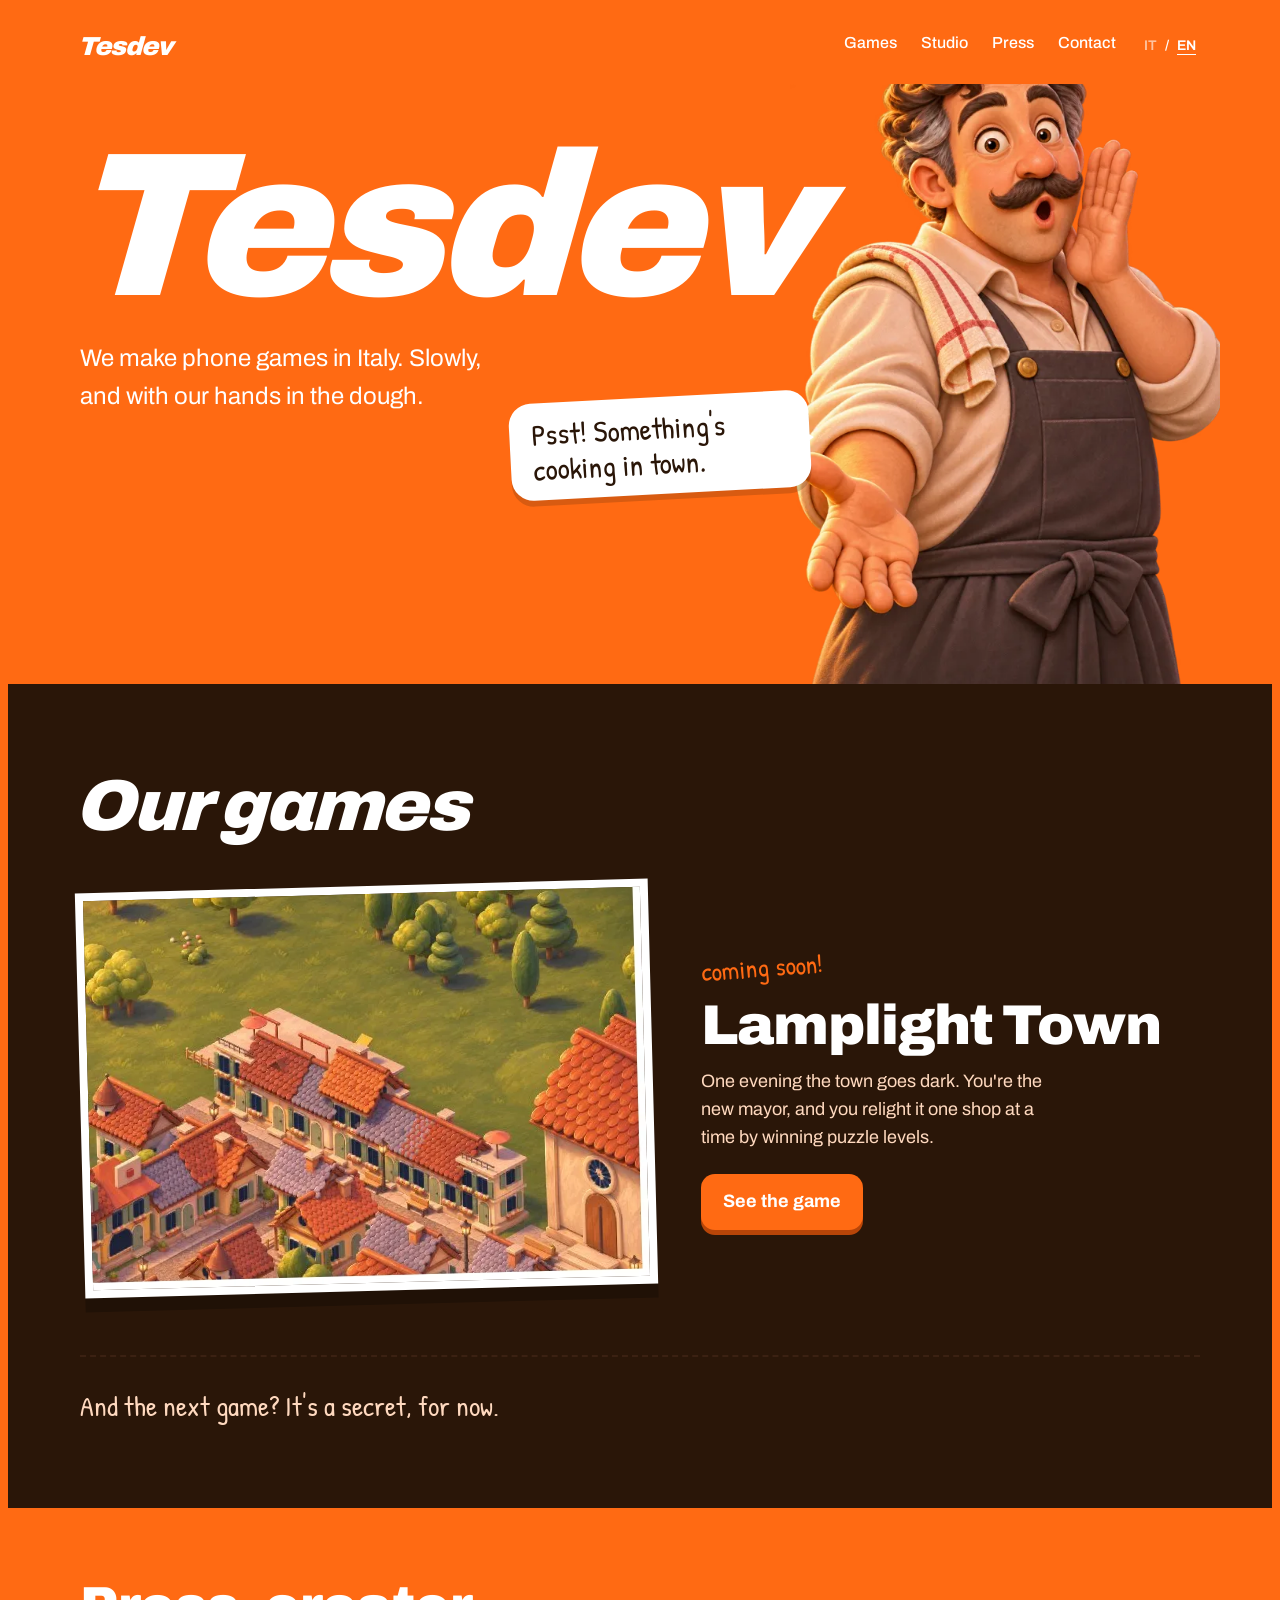
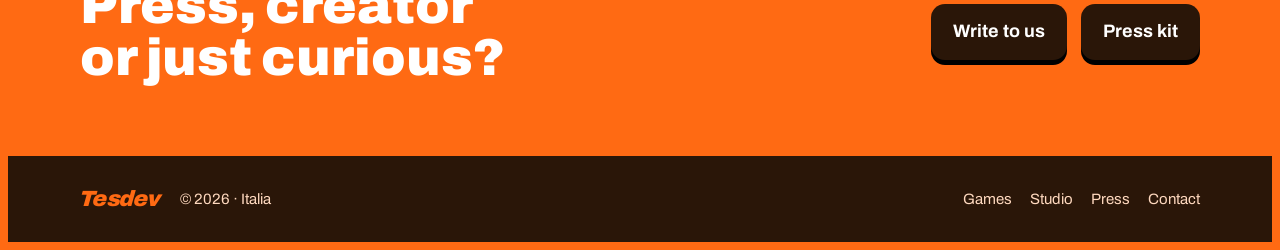
<file: index.html>
<!doctype html>
<html lang="it">
<head>
<meta charset="utf-8">
<title>Tesdev · giochi per telefono, fatti in Italia</title>
<meta name="description" content="Tesdev è un piccolo studio italiano che fa giochi per telefono. Il primo è Lamplight Town.">
<meta name="viewport" content="width=device-width, initial-scale=1, viewport-fit=cover">
<link rel="icon" href="img/tesdev_simbolo.svg">
<meta property="og:title" content="Tesdev · giochi per telefono, fatti in Italia"><meta property="og:description" content="Tesdev è un piccolo studio italiano che fa giochi per telefono. Il primo è Lamplight Town."><meta property="og:image" content="img/og.jpg">
<link rel="stylesheet" href="https://fonts.googleapis.com/css2?family=Archivo:ital,wght@0,400;0,500;0,600;0,700;0,800;0,900;1,900&family=Patrick+Hand&display=swap">
<link rel="stylesheet" href="style.css">
</head>
<body data-page="home">
<header><div class="w">
 <a class="logo mk" href="index.html">Tesdev</a>
 <nav>
  <a href="index.html#giochi" data-nav="giochi lamplight-town"><span data-l="it">Giochi</span><span data-l="en">Games</span></a>
  <a href="studio.html" data-nav="studio">Studio</a>
  <a href="stampa.html" data-nav="stampa"><span data-l="it">Stampa</span><span data-l="en">Press</span></a>
  <a href="contatti.html" data-nav="contatti"><span data-l="it">Contatti</span><span data-l="en">Contact</span></a>
 </nav>
 <div class="lang" role="group" aria-label="Lingua"><button id="b-it" aria-pressed="true">IT</button>/<button id="b-en" aria-pressed="false">EN</button></div>
</div></header>
<main>
 <div class="w stage">
  <h1 class="mk big">Tesdev</h1>
  <p class="line"><span data-l="it">Facciamo giochi per telefono, in Italia. Con calma, e con le mani in pasta.</span><span data-l="en">We make phone games in Italy. Slowly, and with our hands in the dough.</span></p>
  <div class="bubble"><span data-l="it">Psst! In paese stiamo preparando qualcosa.</span><span data-l="en">Psst! Something's cooking in town.</span></div>
  <img class="mascot" src="img/b1.webp" alt="Il barista di Lamplight Town">
 </div>
 <div class="dark" id="giochi"><div class="w">
  <h2 class="h2"><span data-l="it">I nostri giochi</span><span data-l="en">Our games</span></h2>
  <a class="game-row" href="lamplight-town.html">
   <img class="photo" src="img/t1.webp" alt="Il centro di Lamplight Town al tramonto">
   <div>
    <div class="note"><span data-l="it">in arrivo!</span><span data-l="en">coming soon!</span></div>
    <h3>Lamplight Town</h3>
    <p><span data-l="it">Una sera il paese si spegne. Tu sei il nuovo sindaco e lo riaccendi un negozio alla volta, vincendo livelli rompicapo.</span><span data-l="en">One evening the town goes dark. You're the new mayor, and you relight it one shop at a time by winning puzzle levels.</span></p>
    <span class="go"><span data-l="it">Vai al gioco</span><span data-l="en">See the game</span></span>
   </div>
  </a>
  <div class="next"><span data-l="it">E il prossimo gioco? Per ora è un segreto.</span><span data-l="en">And the next game? It's a secret, for now.</span></div>
 </div></div>
 <div class="end"><div class="w">
  <h2><span data-l="it">Giornalista, creator o solo curioso?</span><span data-l="en">Press, creator or just curious?</span></h2>
  <div style="display:flex;gap:14px;flex-wrap:wrap"><a class="go dk" href="contatti.html"><span data-l="it">Scrivici</span><span data-l="en">Write to us</span></a><a class="go dk" href="stampa.html"><span data-l="it">Materiale stampa</span><span data-l="en">Press kit</span></a></div>
 </div></div></main>
<footer><div class="w"><span class="mk">Tesdev</span><span>© 2026 · Italia</span>
 <div class="links"><a href="index.html#giochi"><span data-l="it">Giochi</span><span data-l="en">Games</span></a><a href="studio.html">Studio</a><a href="stampa.html"><span data-l="it">Stampa</span><span data-l="en">Press</span></a><a href="contatti.html"><span data-l="it">Contatti</span><span data-l="en">Contact</span></a></div></div></footer>
<script src="site.js"></script>
</body>
</html>
</file>
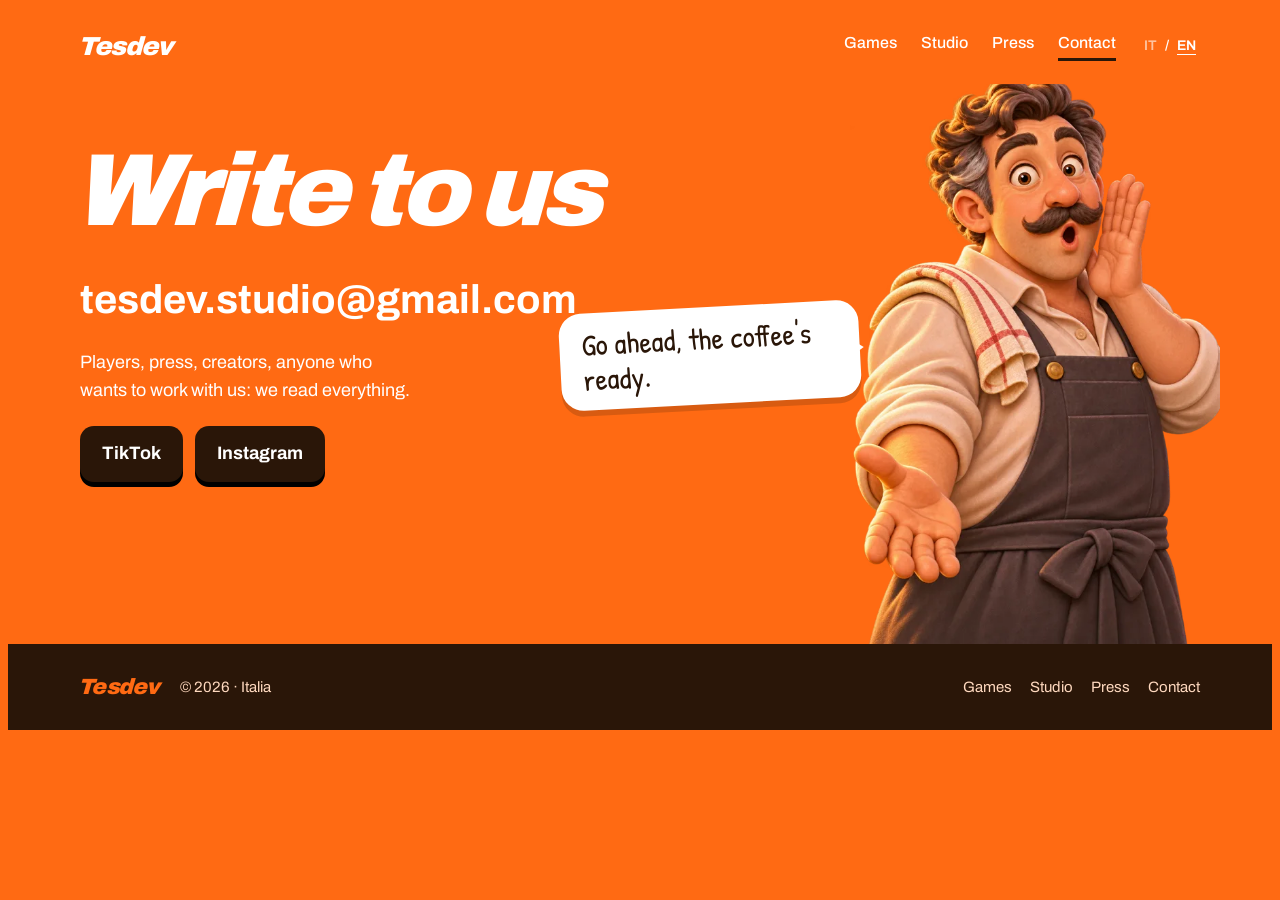
<file: contatti.html>
<!doctype html>
<html lang="it">
<head>
<meta charset="utf-8">
<title>Contatti · Tesdev</title>
<meta name="description" content="Scrivi a Tesdev: tesdev.studio@gmail.com">
<meta name="viewport" content="width=device-width, initial-scale=1, viewport-fit=cover">
<link rel="icon" href="img/tesdev_simbolo.svg">
<meta property="og:title" content="Contatti · Tesdev"><meta property="og:description" content="Scrivi a Tesdev: tesdev.studio@gmail.com"><meta property="og:image" content="img/og.jpg">
<link rel="stylesheet" href="https://fonts.googleapis.com/css2?family=Archivo:ital,wght@0,400;0,500;0,600;0,700;0,800;0,900;1,900&family=Patrick+Hand&display=swap">
<link rel="stylesheet" href="style.css">
</head>
<body data-page="contatti">
<header><div class="w">
 <a class="logo mk" href="index.html">Tesdev</a>
 <nav>
  <a href="index.html#giochi" data-nav="giochi lamplight-town"><span data-l="it">Giochi</span><span data-l="en">Games</span></a>
  <a href="studio.html" data-nav="studio">Studio</a>
  <a href="stampa.html" data-nav="stampa"><span data-l="it">Stampa</span><span data-l="en">Press</span></a>
  <a href="contatti.html" data-nav="contatti"><span data-l="it">Contatti</span><span data-l="en">Contact</span></a>
 </nav>
 <div class="lang" role="group" aria-label="Lingua"><button id="b-it" aria-pressed="true">IT</button>/<button id="b-en" aria-pressed="false">EN</button></div>
</div></header>
<main>
 <div class="w contact">
  <h1><span data-l="it">Scrivici</span><span data-l="en">Write to us</span></h1>
  <div class="mail">tesdev.studio@gmail.com</div>
  <p><span data-l="it">Giocatori, giornalisti, creator, chi vuole collaborare: leggiamo tutto.</span><span data-l="en">Players, press, creators, anyone who wants to work with us: we read everything.</span></p>
  <div class="soc"><a class="go dk" href="https://www.tiktok.com/@tesdev_studio">TikTok</a><a class="go dk" href="https://www.instagram.com/tesdev_studio">Instagram</a></div>
  <div class="bubble"><span data-l="it">Scrivi pure, il caffè è già pronto.</span><span data-l="en">Go ahead, the coffee's ready.</span></div>
  <img class="mascot" src="img/b1.webp" alt="">
 </div></main>
<footer><div class="w"><span class="mk">Tesdev</span><span>© 2026 · Italia</span>
 <div class="links"><a href="index.html#giochi"><span data-l="it">Giochi</span><span data-l="en">Games</span></a><a href="studio.html">Studio</a><a href="stampa.html"><span data-l="it">Stampa</span><span data-l="en">Press</span></a><a href="contatti.html"><span data-l="it">Contatti</span><span data-l="en">Contact</span></a></div></div></footer>
<script src="site.js"></script>
</body>
</html>
</file>
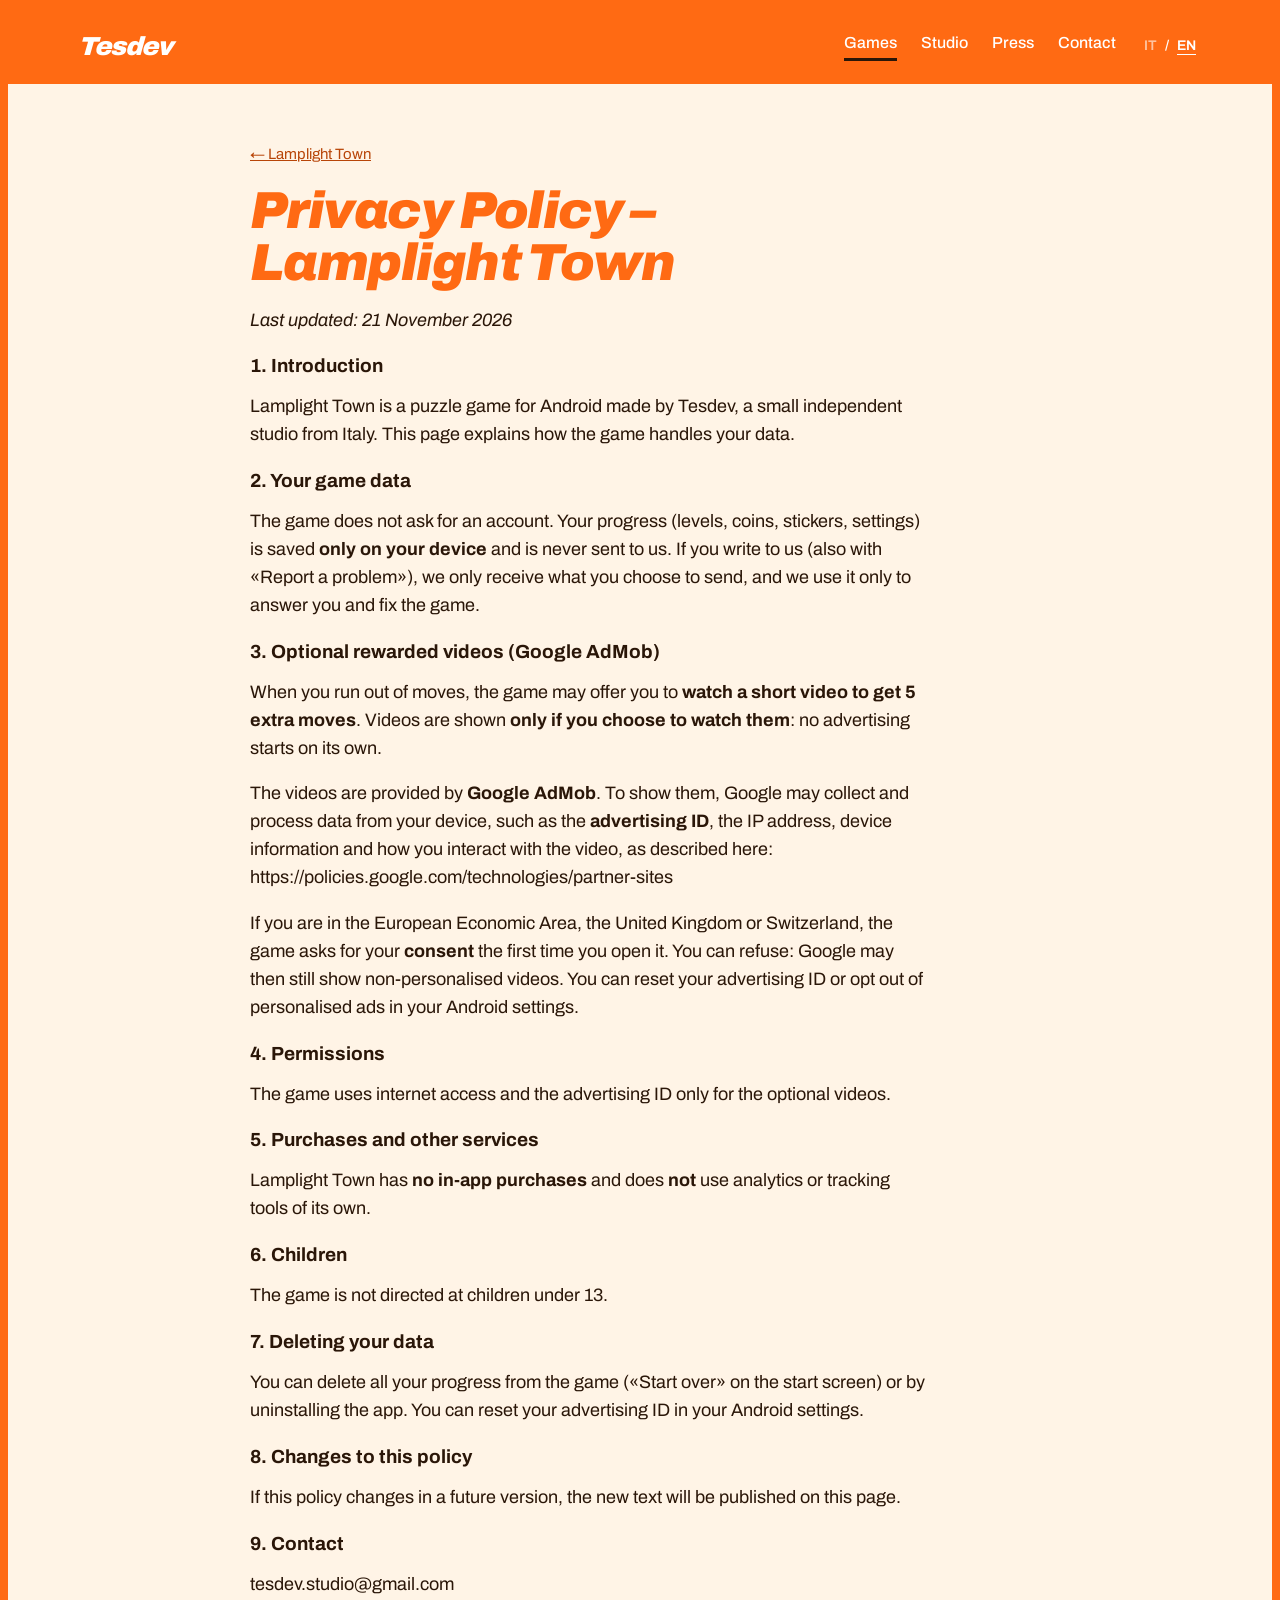
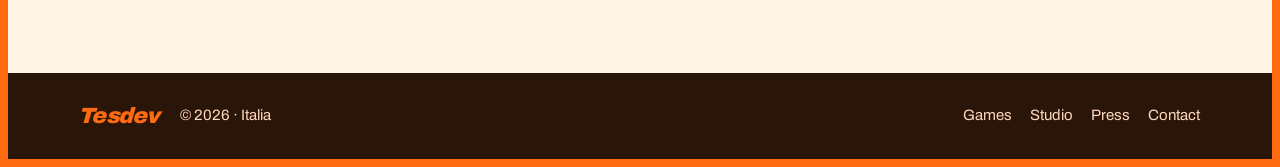
<file: lamplight-town-privacy.html>
<!doctype html>
<html lang="it">
<head>
<meta charset="utf-8">
<title>Privacy · Lamplight Town</title>
<meta name="description" content="Privacy · Lamplight Town">
<meta name="viewport" content="width=device-width, initial-scale=1, viewport-fit=cover">
<link rel="icon" href="img/tesdev_simbolo.svg">
<meta property="og:title" content="Privacy · Lamplight Town"><meta property="og:description" content="Privacy · Lamplight Town"><meta property="og:image" content="img/og.jpg">
<link rel="stylesheet" href="https://fonts.googleapis.com/css2?family=Archivo:ital,wght@0,400;0,500;0,600;0,700;0,800;0,900;1,900&family=Patrick+Hand&display=swap">
<link rel="stylesheet" href="style.css">
</head>
<body data-page="lamplight-town">
<header><div class="w">
 <a class="logo mk" href="index.html">Tesdev</a>
 <nav>
  <a href="index.html#giochi" data-nav="giochi lamplight-town"><span data-l="it">Giochi</span><span data-l="en">Games</span></a>
  <a href="studio.html" data-nav="studio">Studio</a>
  <a href="stampa.html" data-nav="stampa"><span data-l="it">Stampa</span><span data-l="en">Press</span></a>
  <a href="contatti.html" data-nav="contatti"><span data-l="it">Contatti</span><span data-l="en">Contact</span></a>
 </nav>
 <div class="lang" role="group" aria-label="Lingua"><button id="b-it" aria-pressed="true">IT</button>/<button id="b-en" aria-pressed="false">EN</button></div>
</div></header>
<main><div class="legal"><div class="w"><a class="back" href="lamplight-town.html">← Lamplight Town</a><h1>Privacy Policy – Lamplight Town</h1><div data-l="en"><p><em>Last updated: 21 November 2026</em></p>

<h3>1. Introduction</h3>
<p>Lamplight Town is a puzzle game for Android made by Tesdev, a small independent studio from Italy. This page explains how the game handles your data.</p>
<h3>2. Your game data</h3>
<p>The game does not ask for an account. Your progress (levels, coins, stickers, settings) is saved <strong>only on your device</strong> and is never sent to us. If you write to us (also with «Report a problem»), we only receive what you choose to send, and we use it only to answer you and fix the game.</p>
<h3>3. Optional rewarded videos (Google AdMob)</h3>
<p>When you run out of moves, the game may offer you to <strong>watch a short video to get 5 extra moves</strong>. Videos are shown <strong>only if you choose to watch them</strong>: no advertising starts on its own.</p>
<p>The videos are provided by <strong>Google AdMob</strong>. To show them, Google may collect and process data from your device, such as the <strong>advertising ID</strong>, the IP address, device information and how you interact with the video, as described here: https://policies.google.com/technologies/partner-sites</p>
<p>If you are in the European Economic Area, the United Kingdom or Switzerland, the game asks for your <strong>consent</strong> the first time you open it. You can refuse: Google may then still show non-personalised videos. You can reset your advertising ID or opt out of personalised ads in your Android settings.</p>
<h3>4. Permissions</h3>
<p>The game uses internet access and the advertising ID only for the optional videos.</p>
<h3>5. Purchases and other services</h3>
<p>Lamplight Town has <strong>no in-app purchases</strong> and does <strong>not</strong> use analytics or tracking tools of its own.</p>
<h3>6. Children</h3>
<p>The game is not directed at children under 13.</p>
<h3>7. Deleting your data</h3>
<p>You can delete all your progress from the game («Start over» on the start screen) or by uninstalling the app. You can reset your advertising ID in your Android settings.</p>
<h3>8. Changes to this policy</h3>
<p>If this policy changes in a future version, the new text will be published on this page.</p>
<h3>9. Contact</h3>
<p>tesdev.studio@gmail.com</p></div><div data-l="it">
<h3>1. Introduzione</h3>
<p>Lamplight Town è un gioco rompicapo per Android di Tesdev, un piccolo studio indipendente italiano. Questa pagina spiega come il gioco tratta i tuoi dati.</p>
<h3>2. I dati del gioco</h3>
<p>Il gioco non chiede un account. I tuoi progressi (livelli, monete, figurine, impostazioni) sono salvati <strong>solo sul tuo telefono</strong> e non ci vengono mai inviati. Se ci scrivi (anche con «Segnala un problema»), riceviamo solo quello che scegli di mandarci e lo usiamo solo per risponderti e correggere il gioco.</p>
<h3>3. Video facoltativi con premio (Google AdMob)</h3>
<p>Quando finisci le mosse, il gioco può proporti di <strong>guardare un breve video per avere 5 mosse in più</strong>. I video si vedono <strong>solo se scegli di guardarli</strong>: nessuna pubblicità parte da sola.</p>
<p>I video sono forniti da <strong>Google AdMob</strong>. Per mostrarli Google può raccogliere e trattare dati del tuo dispositivo, come l'<strong>ID pubblicità</strong>, l'indirizzo IP, informazioni sul dispositivo e come interagisci con il video, come spiegato qui: https://policies.google.com/technologies/partner-sites</p>
<p>Se ti trovi nello Spazio economico europeo, nel Regno Unito o in Svizzera, il gioco ti chiede il <strong>consenso</strong> la prima volta che lo apri. Puoi rifiutare: Google può comunque mostrare video non personalizzati. Puoi reimpostare l'ID pubblicità o rinunciare agli annunci personalizzati nelle impostazioni di Android.</p>
<h3>4. Permessi</h3>
<p>Il gioco usa internet e l'ID pubblicità solo per i video facoltativi.</p>
<h3>5. Acquisti e altri servizi</h3>
<p>Lamplight Town <strong>non ha acquisti nell'app</strong> e <strong>non</strong> usa strumenti propri di analisi o di tracciamento.</p>
<h3>6. Minori</h3>
<p>Il gioco non è rivolto ai minori di 13 anni.</p>
<h3>7. Cancellare i dati</h3>
<p>Puoi cancellare tutti i progressi dal gioco («Ricomincia da zero» nella schermata iniziale) o disinstallando l'app. Puoi reimpostare l'ID pubblicità nelle impostazioni di Android.</p>
<h3>8. Modifiche</h3>
<p>Se in una versione futura questa informativa cambia, il nuovo testo sarà pubblicato su questa pagina.</p>
<h3>9. Contatti</h3>
<p>tesdev.studio@gmail.com</p></div></div></div></main>
<footer><div class="w"><span class="mk">Tesdev</span><span>© 2026 · Italia</span>
 <div class="links"><a href="index.html#giochi"><span data-l="it">Giochi</span><span data-l="en">Games</span></a><a href="studio.html">Studio</a><a href="stampa.html"><span data-l="it">Stampa</span><span data-l="en">Press</span></a><a href="contatti.html"><span data-l="it">Contatti</span><span data-l="en">Contact</span></a></div></div></footer>
<script src="site.js"></script>
</body>
</html>
</file>
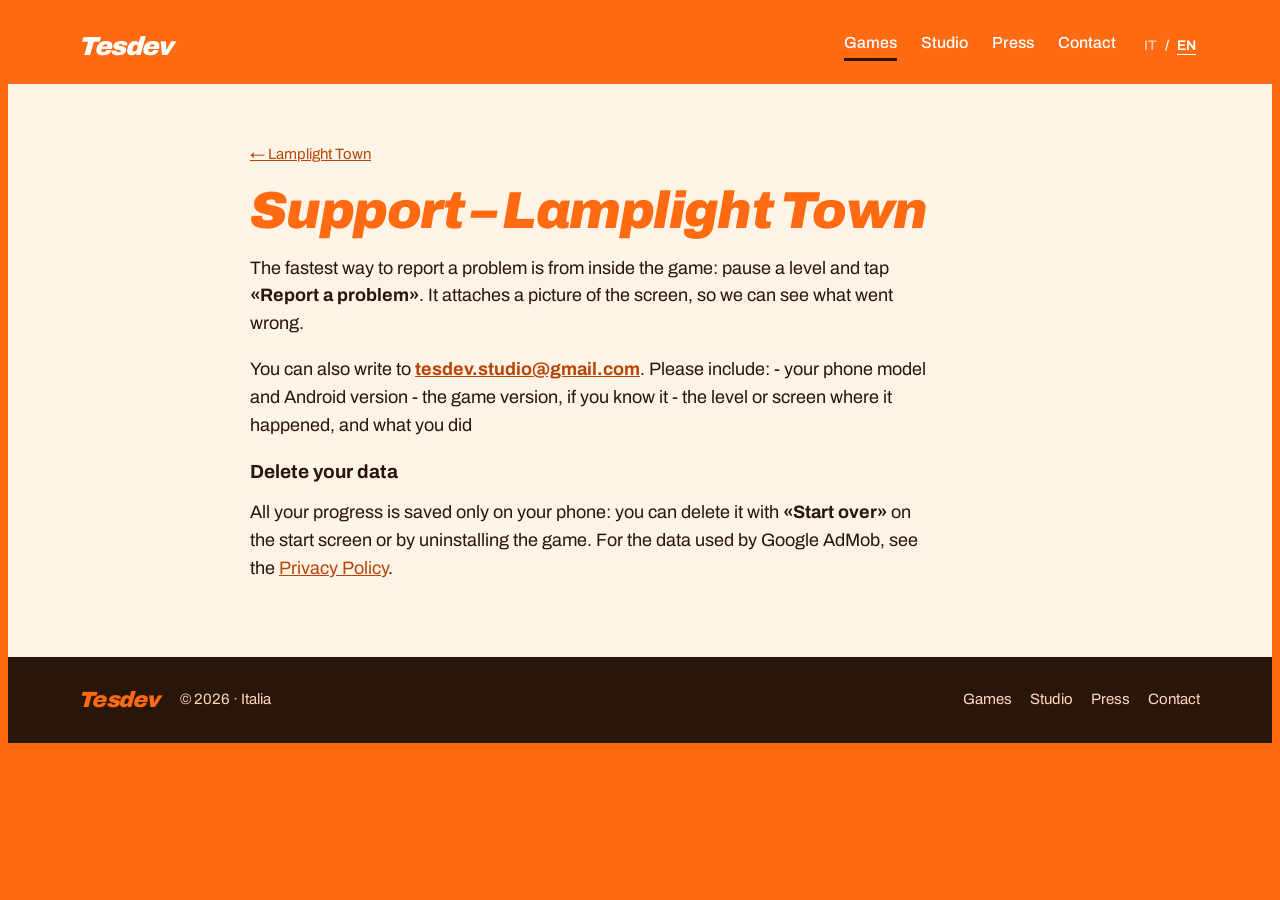
<file: lamplight-town-supporto.html>
<!doctype html>
<html lang="it">
<head>
<meta charset="utf-8">
<title>Supporto · Lamplight Town</title>
<meta name="description" content="Supporto · Lamplight Town">
<meta name="viewport" content="width=device-width, initial-scale=1, viewport-fit=cover">
<link rel="icon" href="img/tesdev_simbolo.svg">
<meta property="og:title" content="Supporto · Lamplight Town"><meta property="og:description" content="Supporto · Lamplight Town"><meta property="og:image" content="img/og.jpg">
<link rel="stylesheet" href="https://fonts.googleapis.com/css2?family=Archivo:ital,wght@0,400;0,500;0,600;0,700;0,800;0,900;1,900&family=Patrick+Hand&display=swap">
<link rel="stylesheet" href="style.css">
</head>
<body data-page="lamplight-town">
<header><div class="w">
 <a class="logo mk" href="index.html">Tesdev</a>
 <nav>
  <a href="index.html#giochi" data-nav="giochi lamplight-town"><span data-l="it">Giochi</span><span data-l="en">Games</span></a>
  <a href="studio.html" data-nav="studio">Studio</a>
  <a href="stampa.html" data-nav="stampa"><span data-l="it">Stampa</span><span data-l="en">Press</span></a>
  <a href="contatti.html" data-nav="contatti"><span data-l="it">Contatti</span><span data-l="en">Contact</span></a>
 </nav>
 <div class="lang" role="group" aria-label="Lingua"><button id="b-it" aria-pressed="true">IT</button>/<button id="b-en" aria-pressed="false">EN</button></div>
</div></header>
<main><div class="legal"><div class="w"><a class="back" href="lamplight-town.html">← Lamplight Town</a><h1>Support – Lamplight Town</h1><div data-l="en">
<p>The fastest way to report a problem is from inside the game: pause a level and tap <strong>«Report a problem»</strong>. It attaches a picture of the screen, so we can see what went wrong.</p>
<p>You can also write to <strong><a href="mailto:tesdev.studio@gmail.com">tesdev.studio@gmail.com</a></strong>. Please include:
- your phone model and Android version
- the game version, if you know it
- the level or screen where it happened, and what you did</p>
<h3>Delete your data</h3>
<p>All your progress is saved only on your phone: you can delete it with <strong>«Start over»</strong> on the start screen or by uninstalling the game. For the data used by Google AdMob, see the <a href="lamplight-town-privacy.html">Privacy Policy</a>.</p></div><div data-l="it">
<p>Il modo più veloce per segnalare un problema è dal gioco: metti in pausa un livello e tocca <strong>«Segnala un problema»</strong>. Allega una foto dello schermo, così vediamo cosa è successo.</p>
<p>Puoi anche scrivere a <strong><a href="mailto:tesdev.studio@gmail.com">tesdev.studio@gmail.com</a></strong>. Indica:
- modello del telefono e versione di Android
- la versione del gioco, se la conosci
- il livello o la schermata, e cosa stavi facendo</p>
<h3>Cancellare i dati</h3>
<p>I progressi sono salvati solo sul tuo telefono: puoi cancellarli con <strong>«Ricomincia da zero»</strong> nella schermata iniziale o disinstallando il gioco. Per i dati usati da Google AdMob vedi l'<a href="lamplight-town-privacy.html">Informativa sulla privacy</a>.</p></div></div></div></main>
<footer><div class="w"><span class="mk">Tesdev</span><span>© 2026 · Italia</span>
 <div class="links"><a href="index.html#giochi"><span data-l="it">Giochi</span><span data-l="en">Games</span></a><a href="studio.html">Studio</a><a href="stampa.html"><span data-l="it">Stampa</span><span data-l="en">Press</span></a><a href="contatti.html"><span data-l="it">Contatti</span><span data-l="en">Contact</span></a></div></div></footer>
<script src="site.js"></script>
</body>
</html>
</file>
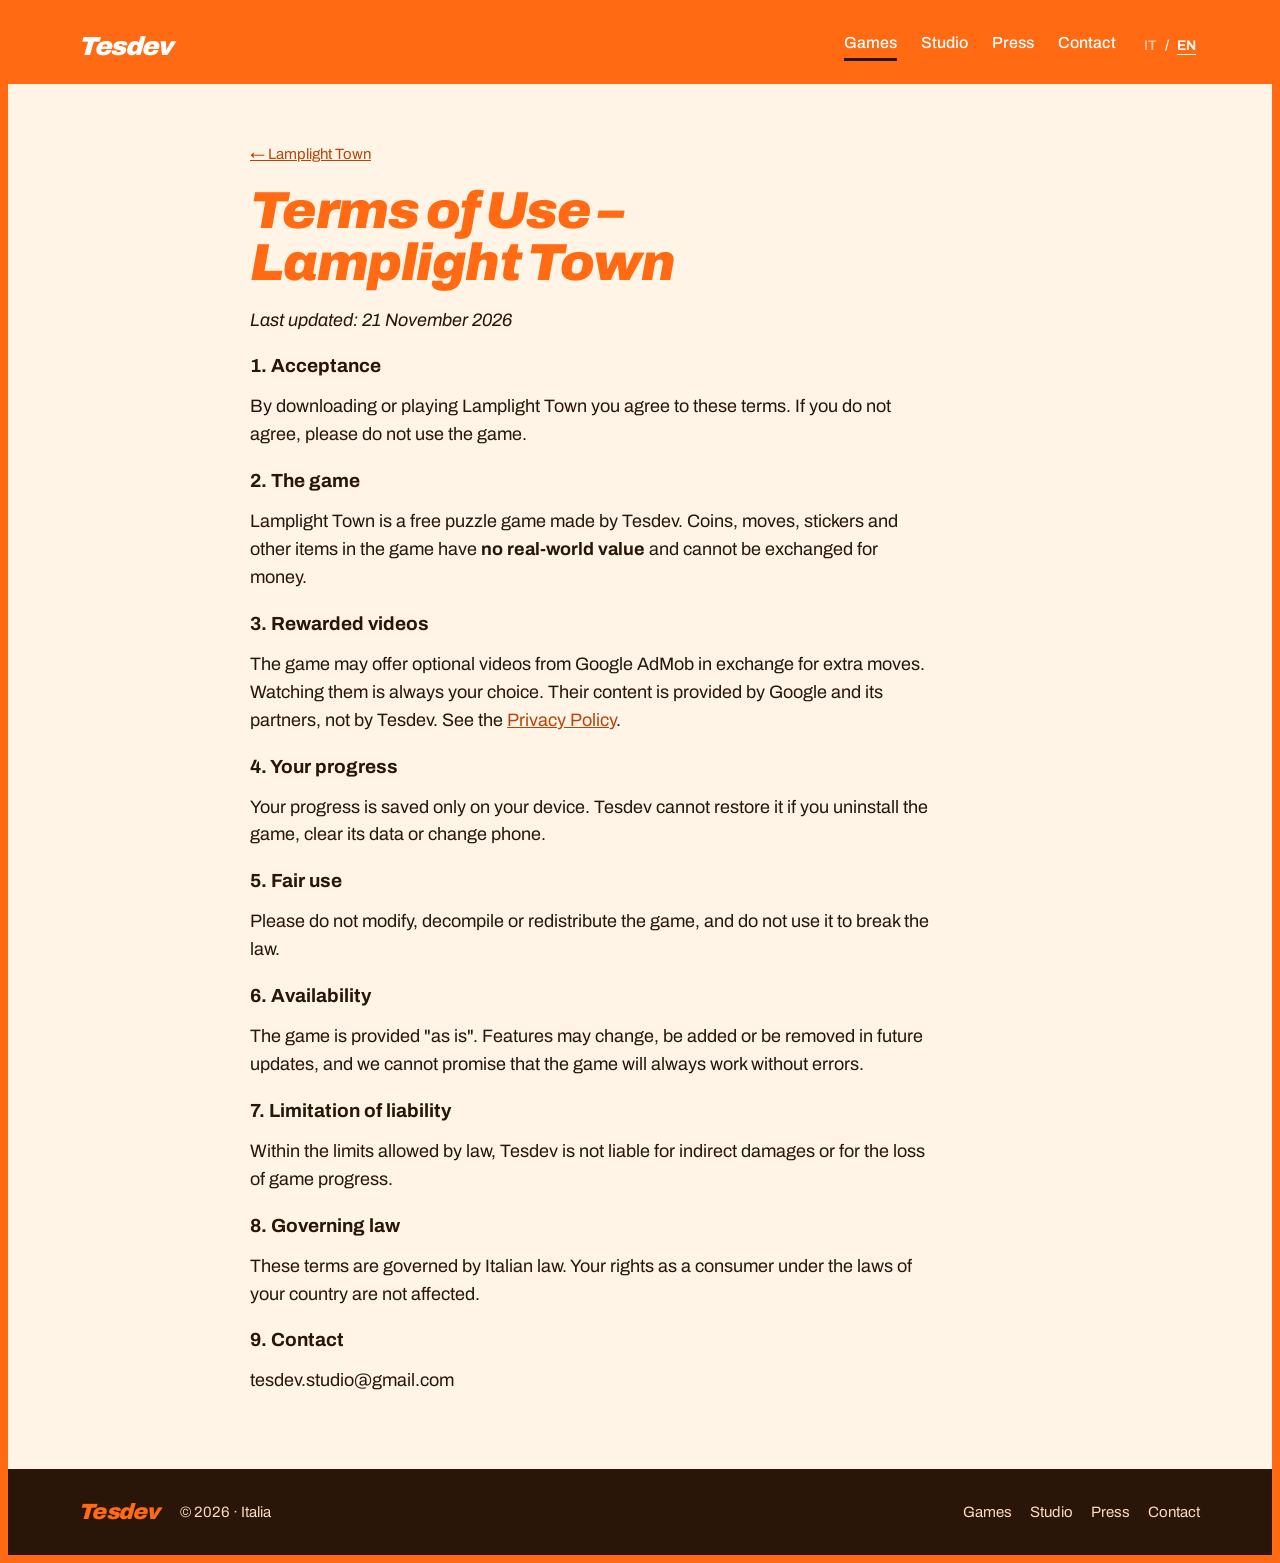
<file: lamplight-town-termini.html>
<!doctype html>
<html lang="it">
<head>
<meta charset="utf-8">
<title>Termini d'uso · Lamplight Town</title>
<meta name="description" content="Termini d'uso · Lamplight Town">
<meta name="viewport" content="width=device-width, initial-scale=1, viewport-fit=cover">
<link rel="icon" href="img/tesdev_simbolo.svg">
<meta property="og:title" content="Termini d'uso · Lamplight Town"><meta property="og:description" content="Termini d'uso · Lamplight Town"><meta property="og:image" content="img/og.jpg">
<link rel="stylesheet" href="https://fonts.googleapis.com/css2?family=Archivo:ital,wght@0,400;0,500;0,600;0,700;0,800;0,900;1,900&family=Patrick+Hand&display=swap">
<link rel="stylesheet" href="style.css">
</head>
<body data-page="lamplight-town">
<header><div class="w">
 <a class="logo mk" href="index.html">Tesdev</a>
 <nav>
  <a href="index.html#giochi" data-nav="giochi lamplight-town"><span data-l="it">Giochi</span><span data-l="en">Games</span></a>
  <a href="studio.html" data-nav="studio">Studio</a>
  <a href="stampa.html" data-nav="stampa"><span data-l="it">Stampa</span><span data-l="en">Press</span></a>
  <a href="contatti.html" data-nav="contatti"><span data-l="it">Contatti</span><span data-l="en">Contact</span></a>
 </nav>
 <div class="lang" role="group" aria-label="Lingua"><button id="b-it" aria-pressed="true">IT</button>/<button id="b-en" aria-pressed="false">EN</button></div>
</div></header>
<main><div class="legal"><div class="w"><a class="back" href="lamplight-town.html">← Lamplight Town</a><h1>Terms of Use – Lamplight Town</h1><div data-l="en"><p><em>Last updated: 21 November 2026</em></p>

<h3>1. Acceptance</h3>
<p>By downloading or playing Lamplight Town you agree to these terms. If you do not agree, please do not use the game.</p>
<h3>2. The game</h3>
<p>Lamplight Town is a free puzzle game made by Tesdev. Coins, moves, stickers and other items in the game have <strong>no real-world value</strong> and cannot be exchanged for money.</p>
<h3>3. Rewarded videos</h3>
<p>The game may offer optional videos from Google AdMob in exchange for extra moves. Watching them is always your choice. Their content is provided by Google and its partners, not by Tesdev. See the <a href="lamplight-town-privacy.html">Privacy Policy</a>.</p>
<h3>4. Your progress</h3>
<p>Your progress is saved only on your device. Tesdev cannot restore it if you uninstall the game, clear its data or change phone.</p>
<h3>5. Fair use</h3>
<p>Please do not modify, decompile or redistribute the game, and do not use it to break the law.</p>
<h3>6. Availability</h3>
<p>The game is provided "as is". Features may change, be added or be removed in future updates, and we cannot promise that the game will always work without errors.</p>
<h3>7. Limitation of liability</h3>
<p>Within the limits allowed by law, Tesdev is not liable for indirect damages or for the loss of game progress.</p>
<h3>8. Governing law</h3>
<p>These terms are governed by Italian law. Your rights as a consumer under the laws of your country are not affected.</p>
<h3>9. Contact</h3>
<p>tesdev.studio@gmail.com</p></div><div data-l="it">
<h3>1. Accettazione</h3>
<p>Scaricando o giocando a Lamplight Town accetti questi termini. Se non li accetti, non usare il gioco.</p>
<h3>2. Il gioco</h3>
<p>Lamplight Town è un gioco rompicapo gratuito di Tesdev. Monete, mosse, figurine e gli altri oggetti del gioco <strong>non hanno valore reale</strong> e non si possono cambiare in denaro.</p>
<h3>3. Video con premio</h3>
<p>Il gioco può proporre video facoltativi di Google AdMob in cambio di mosse in più. Guardarli è sempre una tua scelta. Il loro contenuto è di Google e dei suoi partner, non di Tesdev. Vedi l'<a href="lamplight-town-privacy.html">Informativa sulla privacy</a>.</p>
<h3>4. I tuoi progressi</h3>
<p>I progressi sono salvati solo sul tuo telefono. Tesdev non può recuperarli se disinstalli il gioco, ne cancelli i dati o cambi telefono.</p>
<h3>5. Uso corretto</h3>
<p>Non modificare, decompilare o ridistribuire il gioco, e non usarlo per violare la legge.</p>
<h3>6. Disponibilità</h3>
<p>Il gioco è fornito «così com'è». Le funzioni possono cambiare, arrivare o sparire con gli aggiornamenti, e non possiamo garantire che funzioni sempre senza errori.</p>
<h3>7. Limitazione di responsabilità</h3>
<p>Nei limiti di legge, Tesdev non risponde di danni indiretti o della perdita dei progressi di gioco.</p>
<h3>8. Legge applicabile</h3>
<p>Questi termini sono regolati dalla legge italiana. Restano salvi i tuoi diritti di consumatore previsti dalla legge del tuo Paese.</p>
<h3>9. Contatti</h3>
<p>tesdev.studio@gmail.com</p></div></div></div></main>
<footer><div class="w"><span class="mk">Tesdev</span><span>© 2026 · Italia</span>
 <div class="links"><a href="index.html#giochi"><span data-l="it">Giochi</span><span data-l="en">Games</span></a><a href="studio.html">Studio</a><a href="stampa.html"><span data-l="it">Stampa</span><span data-l="en">Press</span></a><a href="contatti.html"><span data-l="it">Contatti</span><span data-l="en">Contact</span></a></div></div></footer>
<script src="site.js"></script>
</body>
</html>
</file>
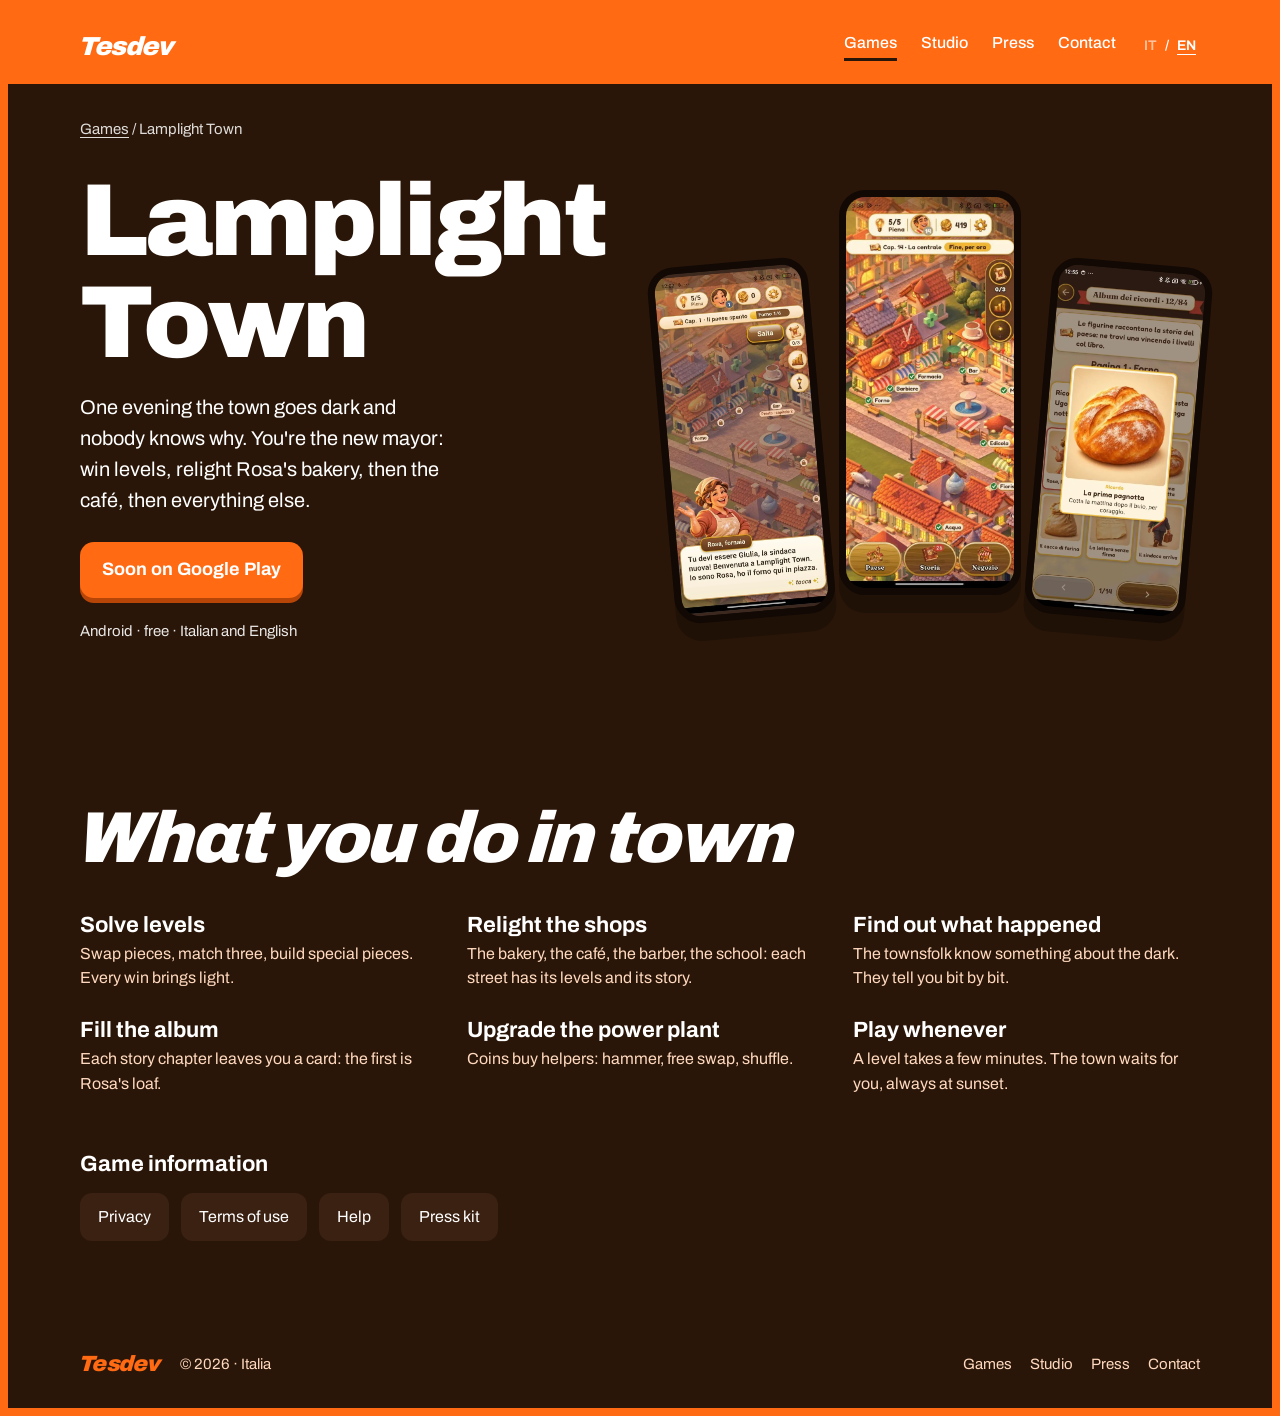
<file: lamplight-town.html>
<!doctype html>
<html lang="it">
<head>
<meta charset="utf-8">
<title>Lamplight Town · Tesdev</title>
<meta name="description" content="Riaccendi un paese al tramonto, un livello alla volta. Un rompicapo con storia per Android.">
<meta name="viewport" content="width=device-width, initial-scale=1, viewport-fit=cover">
<link rel="icon" href="img/tesdev_simbolo.svg">
<meta property="og:title" content="Lamplight Town · Tesdev"><meta property="og:description" content="Riaccendi un paese al tramonto, un livello alla volta. Un rompicapo con storia per Android."><meta property="og:image" content="img/og.jpg">
<link rel="stylesheet" href="https://fonts.googleapis.com/css2?family=Archivo:ital,wght@0,400;0,500;0,600;0,700;0,800;0,900;1,900&family=Patrick+Hand&display=swap">
<link rel="stylesheet" href="style.css">
</head>
<body data-page="lamplight-town">
<header><div class="w">
 <a class="logo mk" href="index.html">Tesdev</a>
 <nav>
  <a href="index.html#giochi" data-nav="giochi lamplight-town"><span data-l="it">Giochi</span><span data-l="en">Games</span></a>
  <a href="studio.html" data-nav="studio">Studio</a>
  <a href="stampa.html" data-nav="stampa"><span data-l="it">Stampa</span><span data-l="en">Press</span></a>
  <a href="contatti.html" data-nav="contatti"><span data-l="it">Contatti</span><span data-l="en">Contact</span></a>
 </nav>
 <div class="lang" role="group" aria-label="Lingua"><button id="b-it" aria-pressed="true">IT</button>/<button id="b-en" aria-pressed="false">EN</button></div>
</div></header>
<main>
 <div class="dark" style="padding:0"><div class="w" style="padding-block:0">
  <div class="crumb"><a href="index.html#giochi"><span data-l="it">Giochi</span><span data-l="en">Games</span></a> / Lamplight Town</div>
  <div class="g-top">
   <div>
    <h1>Lamplight Town</h1>
    <p><span data-l="it">Una sera il paese si spegne e nessuno sa perché. Tu sei il nuovo sindaco: vinci i livelli, riaccendi il forno di Rosa, poi il bar, poi tutto il resto.</span><span data-l="en">One evening the town goes dark and nobody knows why. You're the new mayor: win levels, relight Rosa's bakery, then the café, then everything else.</span></p>
    <span class="go"><span data-l="it">Presto su Google Play</span><span data-l="en">Soon on Google Play</span></span>
    <div class="facts"><span data-l="it">Android · gratis · italiano e inglese</span><span data-l="en">Android · free · Italian and English</span></div>
   </div>
   <div class="table">
    <div class="ph"><img src="img/dialog.webp" alt="Rosa la fornaia"></div>
    <div class="ph"><img src="img/phone.webp" alt="Il paese acceso"></div>
    <div class="ph"><img src="img/album.webp" alt="L'album dei ricordi"></div>
   </div>
  </div>
 </div></div>
 <div class="dark"><div class="w">
  <h2 class="h2"><span data-l="it">Cosa fai in paese</span><span data-l="en">What you do in town</span></h2>
  <div class="do">
   <div><h3><span data-l="it">Risolvi i livelli</span><span data-l="en">Solve levels</span></h3><p><span data-l="it">Scambi i pezzi, ne allinei tre, crei pezzi speciali. Ogni vittoria porta luce.</span><span data-l="en">Swap pieces, match three, build special pieces. Every win brings light.</span></p></div>
   <div><h3><span data-l="it">Riaccendi i negozi</span><span data-l="en">Relight the shops</span></h3><p><span data-l="it">Il forno, il bar, il barbiere, la scuola: ogni strada ha i suoi livelli e la sua storia.</span><span data-l="en">The bakery, the café, the barber, the school: each street has its levels and its story.</span></p></div>
   <div><h3><span data-l="it">Scopri cosa è successo</span><span data-l="en">Find out what happened</span></h3><p><span data-l="it">Gli abitanti sanno qualcosa sul buio. Te lo raccontano un pezzo alla volta.</span><span data-l="en">The townsfolk know something about the dark. They tell you bit by bit.</span></p></div>
   <div><h3><span data-l="it">Riempi l'album</span><span data-l="en">Fill the album</span></h3><p><span data-l="it">Ogni capitolo della storia ti lascia una figurina: la prima è la pagnotta di Rosa.</span><span data-l="en">Each story chapter leaves you a card: the first is Rosa's loaf.</span></p></div>
   <div><h3><span data-l="it">Potenzia la centrale</span><span data-l="en">Upgrade the power plant</span></h3><p><span data-l="it">Le monete servono per gli aiuti: martello, scambio libero, mescola.</span><span data-l="en">Coins buy helpers: hammer, free swap, shuffle.</span></p></div>
   <div><h3><span data-l="it">Gioca quando vuoi</span><span data-l="en">Play whenever</span></h3><p><span data-l="it">Un livello dura pochi minuti. Il paese ti aspetta, sempre al tramonto.</span><span data-l="en">A level takes a few minutes. The town waits for you, always at sunset.</span></p></div>
  </div>
  <div style="margin-top:56px">
   <h3 style="font-size:22px"><span data-l="it">Informazioni sul gioco</span><span data-l="en">Game information</span></h3>
   <div class="info"><a href="lamplight-town-privacy.html"><span data-l="it">Privacy</span><span data-l="en">Privacy</span></a><a href="lamplight-town-termini.html"><span data-l="it">Termini d'uso</span><span data-l="en">Terms of use</span></a><a href="lamplight-town-supporto.html"><span data-l="it">Aiuto</span><span data-l="en">Help</span></a><a href="stampa.html"><span data-l="it">Materiale stampa</span><span data-l="en">Press kit</span></a></div>
  </div>
 </div></div></main>
<footer><div class="w"><span class="mk">Tesdev</span><span>© 2026 · Italia</span>
 <div class="links"><a href="index.html#giochi"><span data-l="it">Giochi</span><span data-l="en">Games</span></a><a href="studio.html">Studio</a><a href="stampa.html"><span data-l="it">Stampa</span><span data-l="en">Press</span></a><a href="contatti.html"><span data-l="it">Contatti</span><span data-l="en">Contact</span></a></div></div></footer>
<script src="site.js"></script>
</body>
</html>
</file>
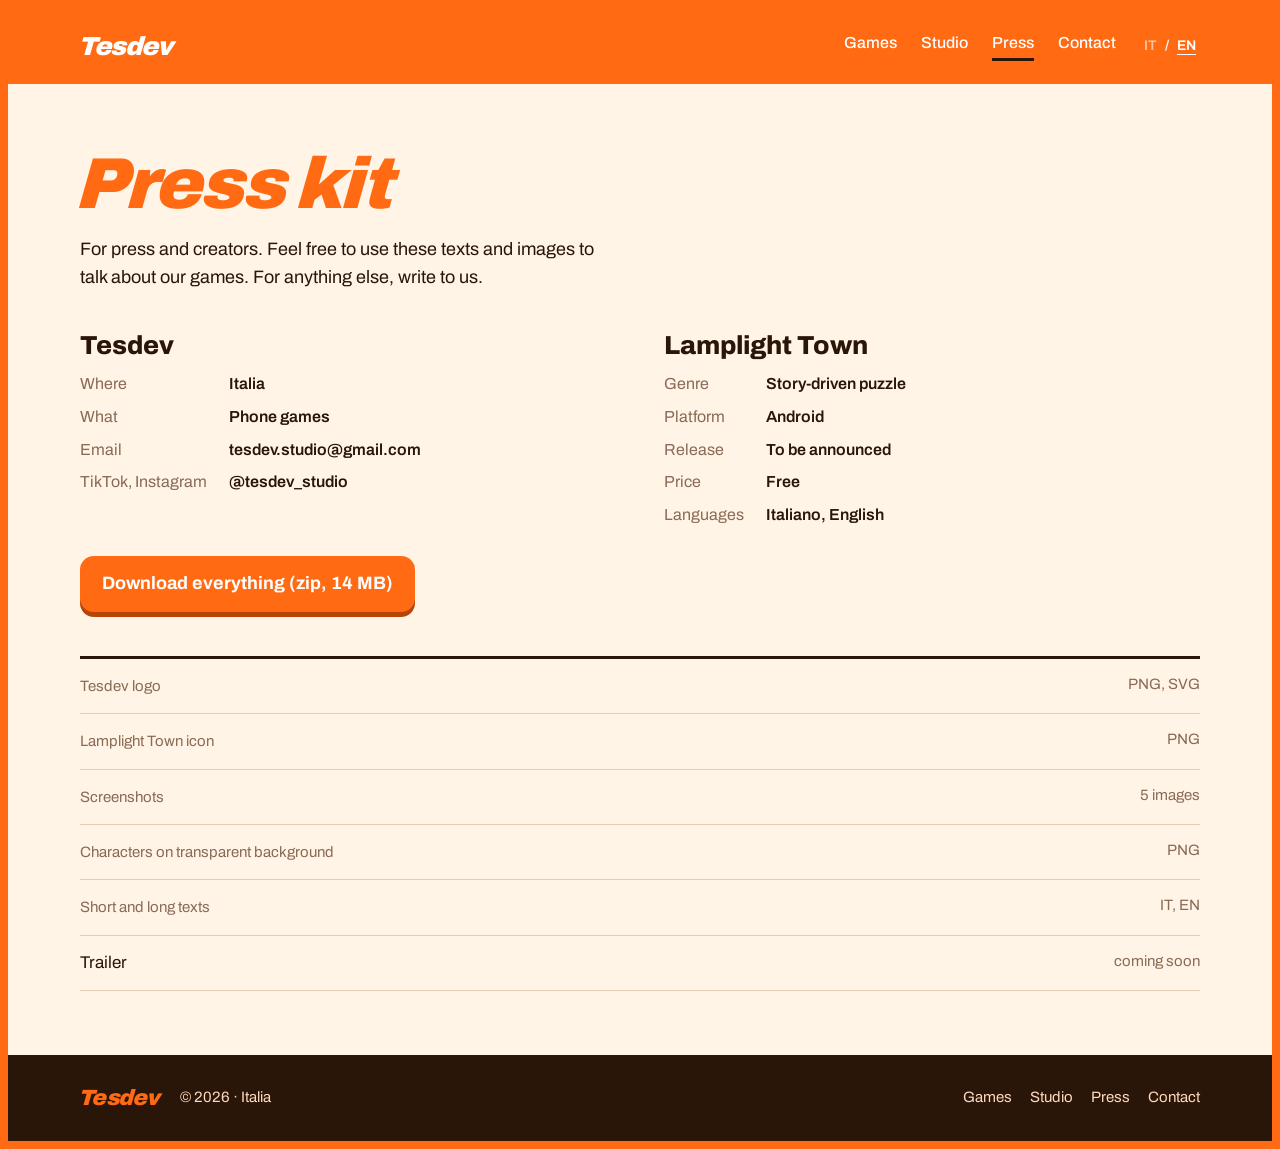
<file: stampa.html>
<!doctype html>
<html lang="it">
<head>
<meta charset="utf-8">
<title>Materiale stampa · Tesdev</title>
<meta name="description" content="Logo, immagini e testi di Tesdev e Lamplight Town per giornalisti e creator.">
<meta name="viewport" content="width=device-width, initial-scale=1, viewport-fit=cover">
<link rel="icon" href="img/tesdev_simbolo.svg">
<meta property="og:title" content="Materiale stampa · Tesdev"><meta property="og:description" content="Logo, immagini e testi di Tesdev e Lamplight Town per giornalisti e creator."><meta property="og:image" content="img/og.jpg">
<link rel="stylesheet" href="https://fonts.googleapis.com/css2?family=Archivo:ital,wght@0,400;0,500;0,600;0,700;0,800;0,900;1,900&family=Patrick+Hand&display=swap">
<link rel="stylesheet" href="style.css">
</head>
<body data-page="stampa">
<header><div class="w">
 <a class="logo mk" href="index.html">Tesdev</a>
 <nav>
  <a href="index.html#giochi" data-nav="giochi lamplight-town"><span data-l="it">Giochi</span><span data-l="en">Games</span></a>
  <a href="studio.html" data-nav="studio">Studio</a>
  <a href="stampa.html" data-nav="stampa"><span data-l="it">Stampa</span><span data-l="en">Press</span></a>
  <a href="contatti.html" data-nav="contatti"><span data-l="it">Contatti</span><span data-l="en">Contact</span></a>
 </nav>
 <div class="lang" role="group" aria-label="Lingua"><button id="b-it" aria-pressed="true">IT</button>/<button id="b-en" aria-pressed="false">EN</button></div>
</div></header>
<main>
 <div class="paper"><div class="w">
  <h1><span data-l="it">Materiale stampa</span><span data-l="en">Press kit</span></h1>
  <p class="intro"><span data-l="it">Per giornalisti e creator. Usate pure testi e immagini per parlare dei nostri giochi. Per altro, scriveteci.</span><span data-l="en">For press and creators. Feel free to use these texts and images to talk about our games. For anything else, write to us.</span></p>
  <div class="sheet">
   <div><h2>Tesdev</h2><dl>
    <dt><span data-l="it">Dove</span><span data-l="en">Where</span></dt><dd>Italia</dd>
    <dt><span data-l="it">Cosa</span><span data-l="en">What</span></dt><dd><span data-l="it">Giochi per telefono</span><span data-l="en">Phone games</span></dd>
    <dt>Email</dt><dd>tesdev.studio@gmail.com</dd>
    <dt>TikTok, Instagram</dt><dd>@tesdev_studio</dd>
   </dl></div>
   <div><h2>Lamplight Town</h2><dl>
    <dt><span data-l="it">Genere</span><span data-l="en">Genre</span></dt><dd><span data-l="it">Rompicapo con storia</span><span data-l="en">Story-driven puzzle</span></dd>
    <dt><span data-l="it">Piattaforma</span><span data-l="en">Platform</span></dt><dd>Android</dd>
    <dt><span data-l="it">Uscita</span><span data-l="en">Release</span></dt><dd><span data-l="it">Da annunciare</span><span data-l="en">To be announced</span></dd>
    <dt><span data-l="it">Prezzo</span><span data-l="en">Price</span></dt><dd><span data-l="it">Gratis</span><span data-l="en">Free</span></dd>
    <dt><span data-l="it">Lingue</span><span data-l="en">Languages</span></dt><dd>Italiano, English</dd>
   </dl></div>
  </div>
  <a class="go dl" href="Tesdev_materiale_stampa.zip"><span data-l="it">Scarica tutto (zip, 14 MB)</span><span data-l="en">Download everything (zip, 14 MB)</span></a>
  <div class="files">
   <div><span><span data-l="it">Logo Tesdev</span><span data-l="en">Tesdev logo</span></span><span>PNG, SVG</span></div>
   <div><span><span data-l="it">Icona di Lamplight Town</span><span data-l="en">Lamplight Town icon</span></span><span>PNG</span></div>
   <div><span><span data-l="it">Immagini del gioco</span><span data-l="en">Screenshots</span></span><span><span data-l="it">5 immagini</span><span data-l="en">5 images</span></span></div>
   <div><span><span data-l="it">Personaggi su sfondo trasparente</span><span data-l="en">Characters on transparent background</span></span><span>PNG</span></div>
   <div><span><span data-l="it">Testi brevi e lunghi</span><span data-l="en">Short and long texts</span></span><span>IT, EN</span></div>
   <div><span>Trailer</span><span><span data-l="it">in preparazione</span><span data-l="en">coming soon</span></span></div>
  </div>
 </div></div></main>
<footer><div class="w"><span class="mk">Tesdev</span><span>© 2026 · Italia</span>
 <div class="links"><a href="index.html#giochi"><span data-l="it">Giochi</span><span data-l="en">Games</span></a><a href="studio.html">Studio</a><a href="stampa.html"><span data-l="it">Stampa</span><span data-l="en">Press</span></a><a href="contatti.html"><span data-l="it">Contatti</span><span data-l="en">Contact</span></a></div></div></footer>
<script src="site.js"></script>
</body>
</html>
</file>
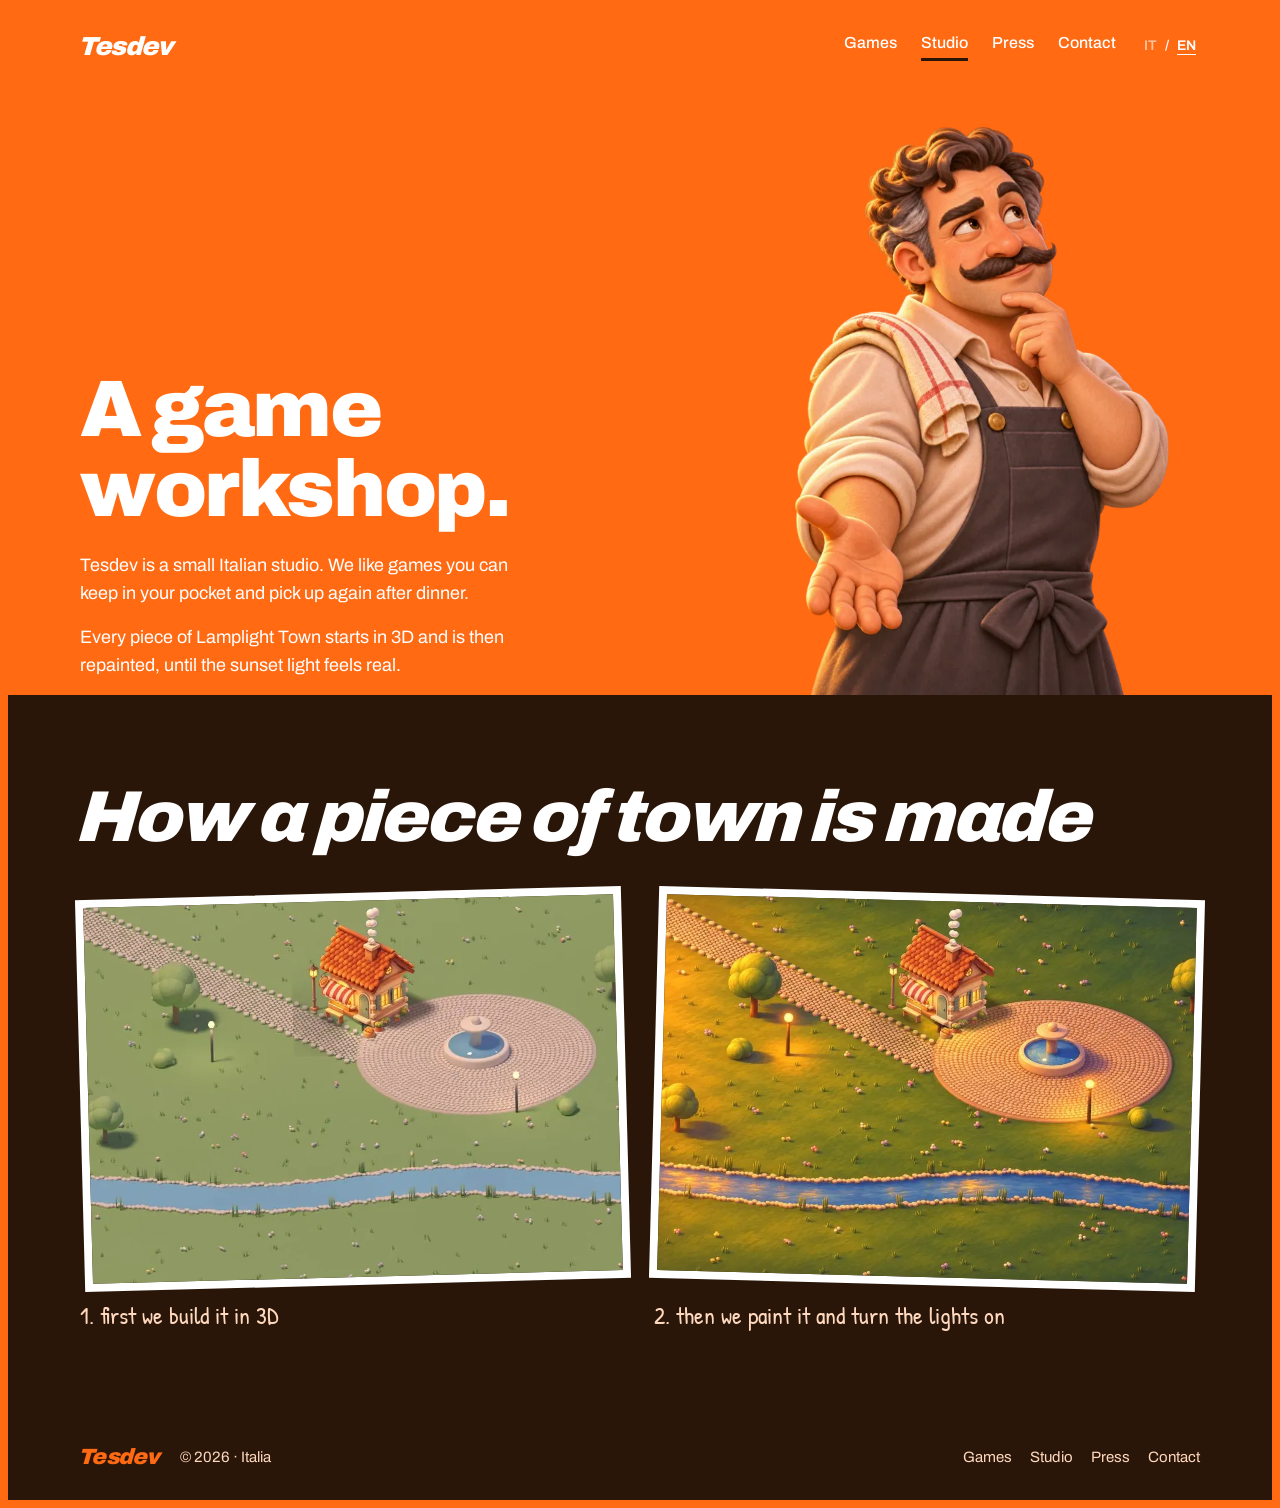
<file: studio.html>
<!doctype html>
<html lang="it">
<head>
<meta charset="utf-8">
<title>Studio · Tesdev</title>
<meta name="description" content="Chi è Tesdev e come nascono i suoi giochi.">
<meta name="viewport" content="width=device-width, initial-scale=1, viewport-fit=cover">
<link rel="icon" href="img/tesdev_simbolo.svg">
<meta property="og:title" content="Studio · Tesdev"><meta property="og:description" content="Chi è Tesdev e come nascono i suoi giochi."><meta property="og:image" content="img/og.jpg">
<link rel="stylesheet" href="https://fonts.googleapis.com/css2?family=Archivo:ital,wght@0,400;0,500;0,600;0,700;0,800;0,900;1,900&family=Patrick+Hand&display=swap">
<link rel="stylesheet" href="style.css">
</head>
<body data-page="studio">
<header><div class="w">
 <a class="logo mk" href="index.html">Tesdev</a>
 <nav>
  <a href="index.html#giochi" data-nav="giochi lamplight-town"><span data-l="it">Giochi</span><span data-l="en">Games</span></a>
  <a href="studio.html" data-nav="studio">Studio</a>
  <a href="stampa.html" data-nav="stampa"><span data-l="it">Stampa</span><span data-l="en">Press</span></a>
  <a href="contatti.html" data-nav="contatti"><span data-l="it">Contatti</span><span data-l="en">Contact</span></a>
 </nav>
 <div class="lang" role="group" aria-label="Lingua"><button id="b-it" aria-pressed="true">IT</button>/<button id="b-en" aria-pressed="false">EN</button></div>
</div></header>
<main>
 <div class="w studio">
  <div>
   <h1><span data-l="it">Una bottega di giochi.</span><span data-l="en">A game workshop.</span></h1>
   <p><span data-l="it">Tesdev è un piccolo studio italiano. Ci piacciono i giochi che si possono tenere in tasca e riprendere dopo cena.</span><span data-l="en">Tesdev is a small Italian studio. We like games you can keep in your pocket and pick up again after dinner.</span></p>
   <p><span data-l="it">Ogni pezzo del paese di Lamplight Town nasce in 3D e poi viene ridipinto, finché la luce del tramonto non sembra vera.</span><span data-l="en">Every piece of Lamplight Town starts in 3D and is then repainted, until the sunset light feels real.</span></p>
  </div>
  <img src="img/b2.webp" alt="Il barista che pensa">
 </div>
 <div class="dark"><div class="w">
  <h2 class="h2"><span data-l="it">Come nasce un pezzo di paese</span><span data-l="en">How a piece of town is made</span></h2>
  <div class="pair">
   <figure><img src="img/blender.webp" alt="Modello 3D del forno"><figcaption><span data-l="it">1. prima lo costruiamo in 3D</span><span data-l="en">1. first we build it in 3D</span></figcaption></figure>
   <figure><img src="img/dipinto.webp" alt="Il forno dipinto"><figcaption><span data-l="it">2. poi lo dipingiamo e accendiamo le luci</span><span data-l="en">2. then we paint it and turn the lights on</span></figcaption></figure>
  </div>
 </div></div></main>
<footer><div class="w"><span class="mk">Tesdev</span><span>© 2026 · Italia</span>
 <div class="links"><a href="index.html#giochi"><span data-l="it">Giochi</span><span data-l="en">Games</span></a><a href="studio.html">Studio</a><a href="stampa.html"><span data-l="it">Stampa</span><span data-l="en">Press</span></a><a href="contatti.html"><span data-l="it">Contatti</span><span data-l="en">Contact</span></a></div></div></footer>
<script src="site.js"></script>
</body>
</html>
</file>
<file: style.css>
/* Layout: "bottega" — orange shop sign up front, painted strips as shop windows, dark brown for the games, paper for press */
:root{
  --orange:#ff6a13; --brown:#2a1608; --brown-2:#3b2112; --paper:#fff4e6; --white:#ffffff; --ink:#2a1608; --soft:#ffd9bf;
  --display:"Archivo",ui-sans-serif,system-ui,sans-serif;
  --hand:"Patrick Hand","Comic Sans MS",cursive;
  color-scheme:light;
}
*{box-sizing:border-box}
body{background:var(--orange);color:var(--white);font-family:var(--display);font-size:18px;line-height:1.55}
a{color:inherit}
img{max-width:100%}
.w{max-width:1160px;margin:0 auto;padding-left:max(20px,env(safe-area-inset-left,0px));padding-right:max(20px,env(safe-area-inset-right,0px))}
.draft{background:var(--brown);color:var(--soft);font-size:13px;text-align:center;padding-block:5px}
header .w{display:flex;align-items:center;gap:24px;padding-block:18px;flex-wrap:wrap}
.mk{font-weight:900;font-style:italic;letter-spacing:-.04em;display:inline-block;transform:skewX(-6deg)}
.logo{font-size:26px;text-decoration:none}
nav{display:flex;gap:24px;margin-left:auto;font-weight:500;font-size:16px;flex-wrap:wrap}
nav a{text-decoration:none;border-bottom:3px solid transparent;padding-bottom:2px}
nav a:hover,nav a.on{border-color:var(--brown)}
.lang{font-size:14px;font-weight:600;display:flex;gap:4px;align-items:center}
.lang button{background:none;border:0;color:inherit;font:inherit;cursor:pointer;padding:4px;opacity:.6}
.lang button[aria-pressed="true"]{opacity:1;text-decoration:underline;text-underline-offset:4px}
h1,h2,h3{margin:0;line-height:1;text-wrap:balance}
.big{font-size:clamp(84px,16vw,220px);line-height:.85}
.line{font-size:clamp(20px,2.2vw,24px);max-width:30ch;margin:26px 0 0}
.hand{font-family:var(--hand)}
.bubble{position:absolute;background:var(--white);color:var(--brown);font-family:var(--hand);font-size:clamp(22px,2.4vw,30px);line-height:1.15;padding:14px 22px;border-radius:22px;max-width:300px;transform:rotate(-3deg);z-index:3;box-shadow:0 6px 0 rgba(42,22,8,.18)}
.bubble::after{content:"";position:absolute;right:-16px;top:36px;border:12px solid transparent;border-left:18px solid var(--white)}
/* home */
.stage,.contact{overflow:hidden}
.stage{position:relative;min-height:600px}
.stage .mk.big{margin-top:56px;position:relative;z-index:2}
.stage .line{position:relative;z-index:2}
.mascot{position:absolute;right:-10px;bottom:0;width:min(440px,48vw);z-index:1;display:block}
.stage .bubble{right:min(410px,44vw);bottom:190px}
.strip{height:240px;background-size:cover;background-position:center 35%;border-top:6px solid var(--brown);border-bottom:6px solid var(--brown)}
.dark{background:var(--brown);color:var(--white);border-top:6px solid var(--brown)}
.dark .w{padding-block:80px}
.h2{font-size:clamp(40px,6vw,72px);font-weight:900;font-style:italic;letter-spacing:-.03em;transform:skewX(-6deg);display:inline-block}
.game-row{display:grid;grid-template-columns:1.15fr 1fr;gap:48px;align-items:center;margin-top:44px;text-decoration:none}
.photo{display:block;border:8px solid var(--white);box-shadow:0 14px 0 rgba(0,0,0,.25);transform:rotate(-1.5deg);width:100%}
.game-row h3{font-size:clamp(36px,4.4vw,56px);font-weight:900;letter-spacing:-.02em}
.game-row p{color:var(--soft);margin:14px 0 22px;max-width:36ch}
.note{display:inline-block;font-family:var(--hand);font-size:26px;color:var(--orange);transform:rotate(-4deg);margin-bottom:10px}
.go{display:inline-block;background:var(--orange);color:var(--white);font-weight:700;padding:14px 22px;border-radius:14px;text-decoration:none;box-shadow:0 5px 0 #b84508}
.go:hover{transform:translateY(1px);box-shadow:0 4px 0 #b84508}
.go.dk{background:var(--brown);box-shadow:0 5px 0 #000}
.next{margin-top:64px;padding-top:28px;border-top:2px dashed var(--brown-2);font-family:var(--hand);font-size:28px;color:var(--soft)}
.end .w{padding-block:72px;display:flex;justify-content:space-between;align-items:center;gap:28px;flex-wrap:wrap}
.end h2{font-size:clamp(32px,4.4vw,52px);font-weight:900;max-width:16ch}
/* game page */
.crumb{font-size:15px;padding-top:28px;opacity:.85}
.crumb a{text-decoration:underline;text-underline-offset:3px}
.g-top{display:grid;grid-template-columns:1fr 1fr;gap:40px;align-items:center;padding-block:28px 72px}
.g-top h1{font-size:clamp(52px,8vw,104px);font-weight:900;letter-spacing:-.03em}
.g-top p{font-size:20px;max-width:34ch;margin:18px 0 26px}
.facts{font-size:15px;margin-top:22px;opacity:.9}
.table{display:flex;justify-content:center;align-items:flex-end;gap:18px;padding-block:30px}
.ph{width:min(220px,30%);aspect-ratio:9/20;border-radius:26px;border:7px solid #120904;overflow:hidden;box-shadow:0 18px 0 rgba(0,0,0,.25);background:#120904}
.ph img{width:100%;height:100%;object-fit:cover;display:block}
.ph:nth-child(1){transform:rotate(-5deg) translateY(10px)} .ph:nth-child(2){transform:translateY(-14px);width:min(250px,34%)} .ph:nth-child(3){transform:rotate(5deg) translateY(10px)}
.do{display:grid;grid-template-columns:repeat(3,1fr);gap:28px 40px;margin-top:40px}
.do div{min-width:0}
.do h3{font-size:22px;font-weight:700;margin-bottom:6px}
.do p{margin:0;color:var(--soft);font-size:16px}
.info{display:flex;gap:12px;flex-wrap:wrap;margin-top:18px}
.info a{background:var(--brown-2);padding:12px 18px;border-radius:12px;text-decoration:none;font-size:16px}
.info a:hover{background:#4d2c18}
/* studio */
.studio{display:grid;grid-template-columns:1.2fr .8fr;gap:30px;align-items:end;padding-top:40px}
.studio h1{font-size:clamp(44px,6.4vw,80px);font-weight:900;letter-spacing:-.03em;margin-bottom:22px}
.studio p{max-width:46ch;margin:0 0 16px}
.studio img{display:block;width:min(380px,100%);justify-self:center}
.pair{display:grid;grid-template-columns:1fr 1fr;gap:28px;margin-top:40px}
.pair figure{margin:0}
.pair img{border:8px solid var(--white);display:block;width:100%}
.pair figure:first-child img{transform:rotate(-1.5deg)} .pair figure:last-child img{transform:rotate(1.5deg)}
.pair figcaption{font-family:var(--hand);font-size:24px;margin-top:12px;color:var(--soft)}
/* press */
.paper{background:var(--paper);color:var(--ink)}
.paper .w{padding-block:64px}
.paper h1{font-size:clamp(44px,6vw,72px);font-weight:900;font-style:italic;letter-spacing:-.03em;transform:skewX(-6deg);display:inline-block;color:var(--orange)}
.paper .intro{max-width:52ch;margin:16px 0 40px}
.sheet{display:grid;grid-template-columns:1fr 1fr;gap:48px}
.sheet h2{font-size:26px;font-weight:800;margin-bottom:14px}
dl{margin:0;display:grid;grid-template-columns:auto 1fr;gap:8px 22px;font-size:16px}
dt{color:#8a6a55} dd{margin:0;font-weight:600;min-width:0;overflow-wrap:anywhere}
.files{margin-top:44px;border-top:3px solid var(--ink)}
.files div{display:flex;justify-content:space-between;gap:12px;padding:14px 0;border-bottom:1px solid #e3cdb8;font-size:17px}
.files span:last-child{color:#8a6a55;font-size:15px;white-space:nowrap}
/* contact */
.contact{position:relative;min-height:560px;padding-top:56px}
.contact h1{font-size:clamp(52px,8vw,110px);font-weight:900;font-style:italic;letter-spacing:-.04em;transform:skewX(-6deg);display:inline-block;position:relative;z-index:2}
.mail{font-size:clamp(24px,3.4vw,40px);font-weight:700;margin:26px 0 10px;user-select:all;overflow-wrap:anywhere;position:relative;z-index:2}
.contact p{max-width:34ch;position:relative;z-index:2}
.contact .mascot{width:min(380px,42vw)}
.contact .bubble{right:min(360px,40vw);bottom:240px}
.soc{display:flex;gap:12px;margin-top:22px;position:relative;z-index:2;flex-wrap:wrap}
footer{background:var(--brown);color:var(--soft);font-size:15px}
footer .w{display:flex;gap:20px;align-items:center;padding-block:26px;flex-wrap:wrap}
footer .mk{color:var(--orange);font-size:22px}
footer .links{display:flex;gap:18px;margin-left:auto;flex-wrap:wrap}
footer a{text-decoration:none} footer a:hover{color:var(--white)}
[data-l="en"]{display:none}
html[lang="en"] [data-l="it"]{display:none} html[lang="en"] [data-l="en"]{display:revert}
a:focus-visible,button:focus-visible{outline:3px solid var(--white);outline-offset:3px}
.paper a:focus-visible{outline-color:var(--orange)}
@media (prefers-reduced-motion:no-preference){.mascot{animation:lean 4s ease-in-out infinite;transform-origin:bottom center}@keyframes lean{50%{transform:rotate(1.2deg)}}}
@media (max-width:820px){
 nav{margin-left:0;order:3;width:100%;gap:18px}
 .stage{min-height:720px}
 .mascot{width:min(300px,72vw);right:-40px}
 .stage .bubble,.contact .bubble{right:auto;left:0;bottom:330px;max-width:230px}
 .stage .bubble::after,.contact .bubble::after{right:-16px}
 .game-row,.g-top,.studio,.sheet,.pair{grid-template-columns:1fr}
 .do{grid-template-columns:1fr}
 .strip{height:170px}
 .contact{min-height:760px}
 .contact .mascot{width:min(280px,66vw)}
}

.legal{background:var(--paper);color:var(--ink);overflow-wrap:anywhere}
.legal .w{padding-block:56px;max-width:820px}
.legal h1{font-size:clamp(34px,5vw,52px);font-weight:900;font-style:italic;letter-spacing:-.03em;color:var(--orange);margin-bottom:8px}
.legal h2{font-size:24px;margin:30px 0 8px} .legal h3{font-size:19px;margin:22px 0 6px}
.legal p,.legal li{max-width:68ch} .legal a{color:#b84508}
.legal hr{display:none}
.legal .back{display:inline-block;margin-bottom:18px;font-size:15px}
.dl{display:inline-block;margin-top:28px}
</file>
